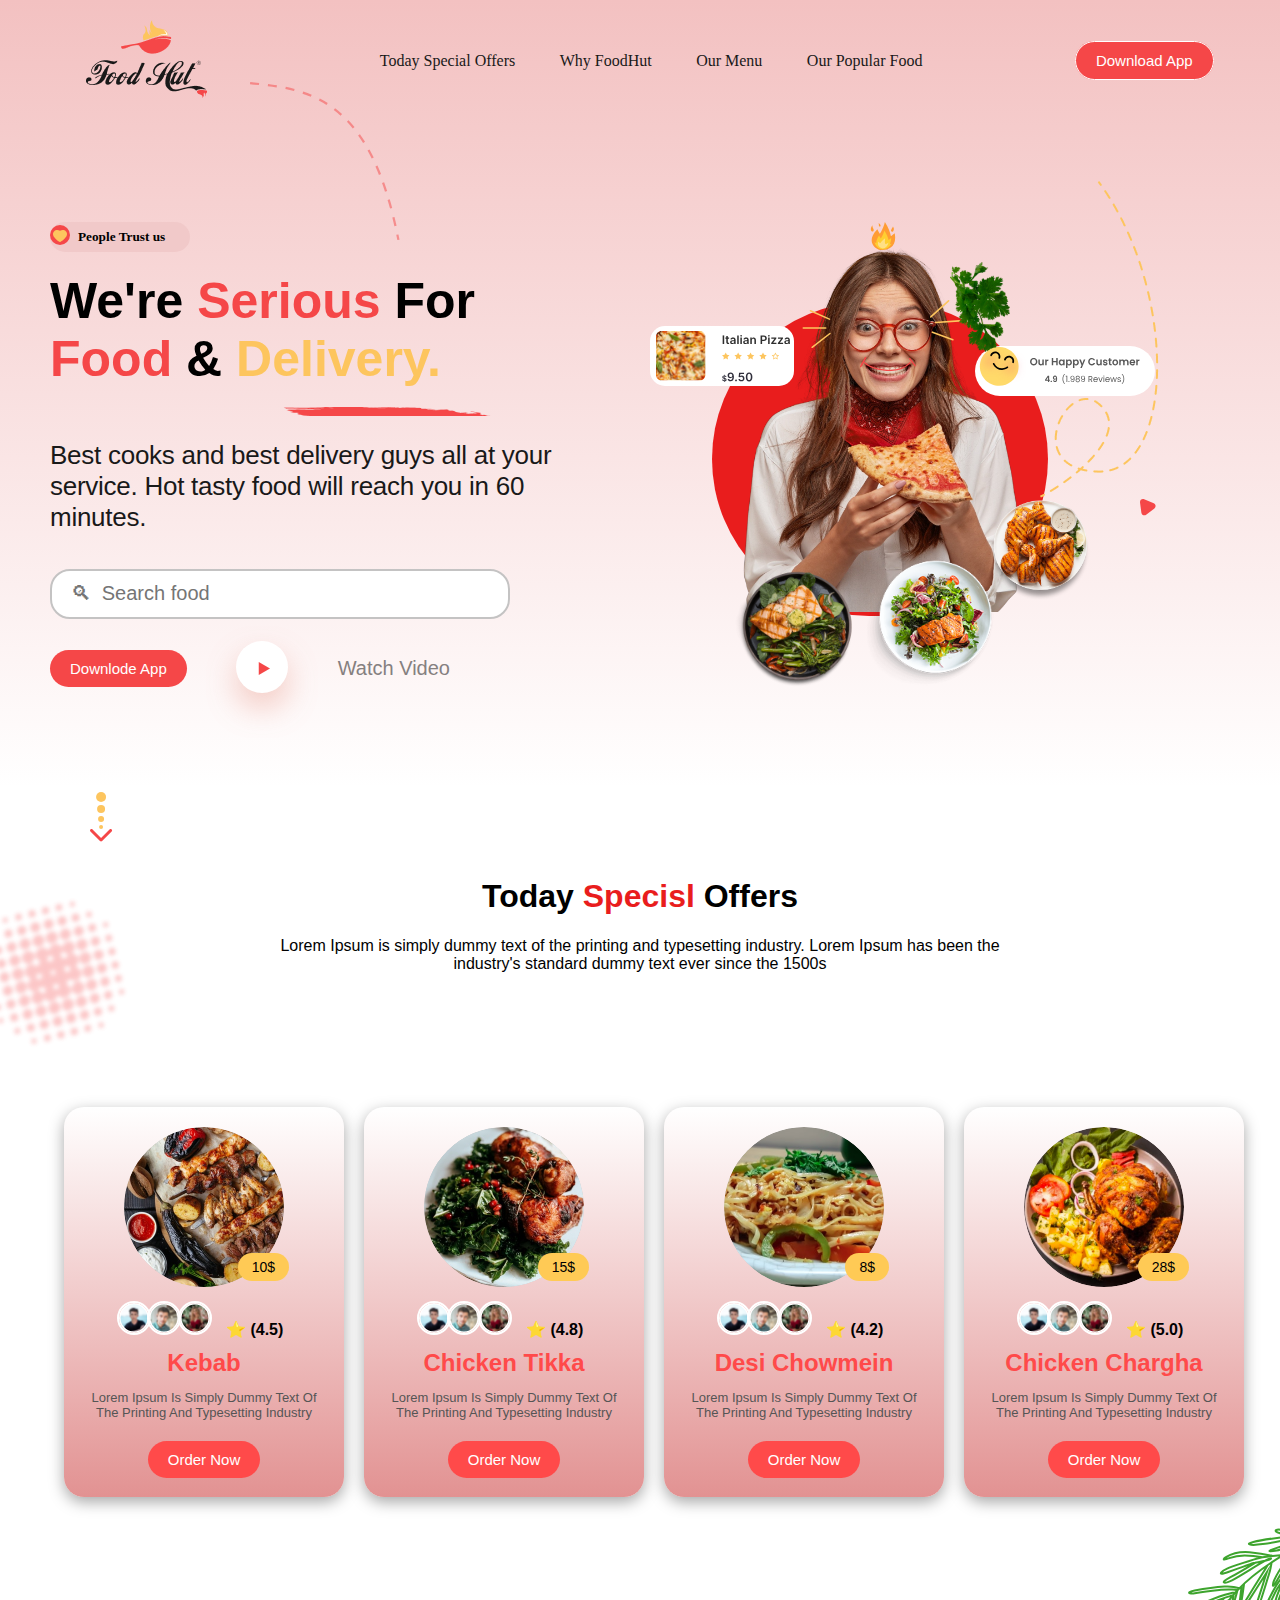
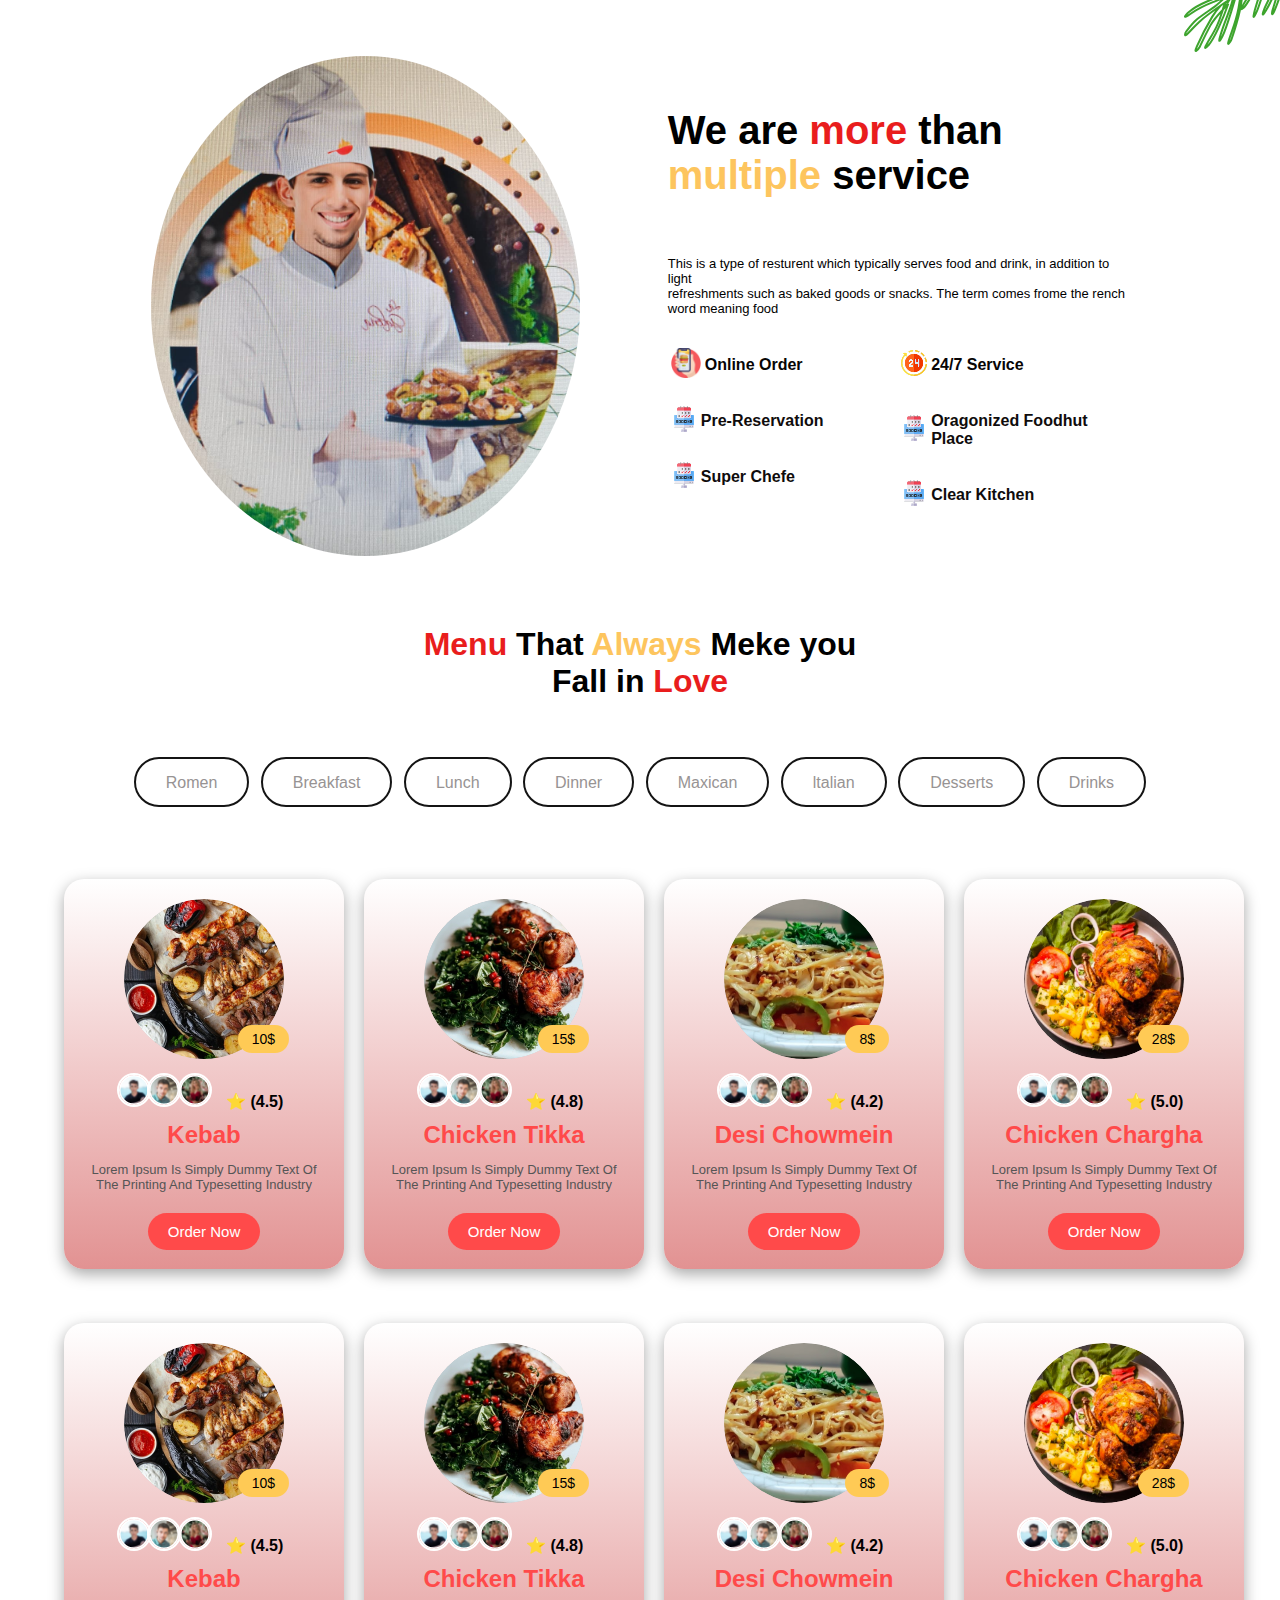
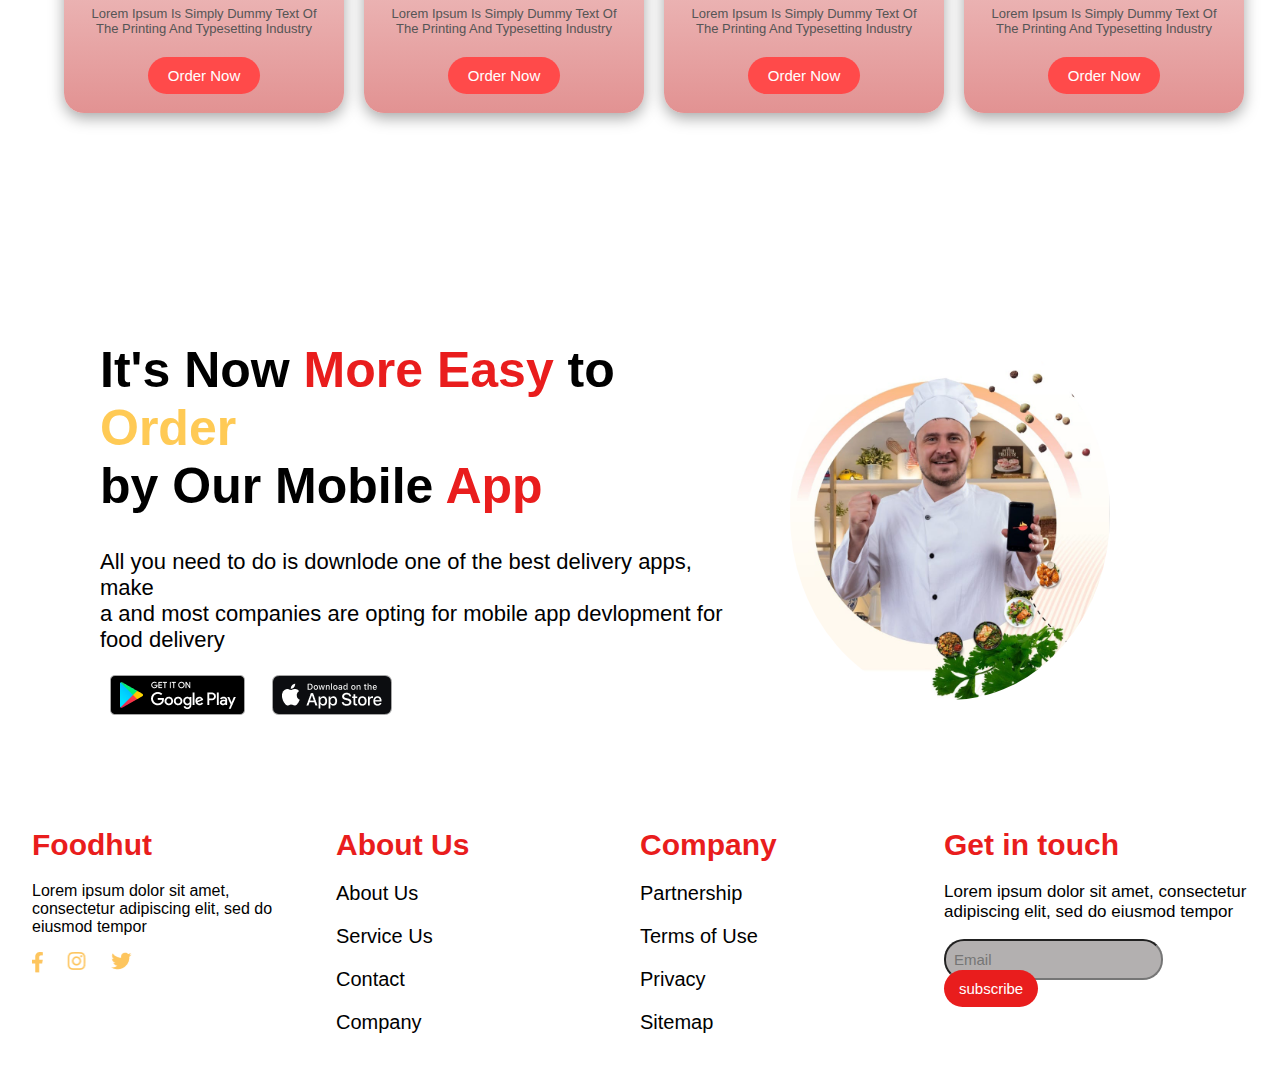
<file: index.html>
<!DOCTYPE html>
<html lang="en">
  <head>
    <meta charset="UTF-8" />
    <meta name="viewport" content="width=device-width, initial-scale=1.0" />
    <title>Food Hut</title>
    <link rel="stylesheet" href="./style.css">
  </head>
  <body>
    <div class="rectangle-div">
      <div class="head">
        <div class="logo"><img src="./assets/Logo.png" alt="" /></div>

        <div class="menu">
          <a href="">Today Special Offers</a>
          <a href="">Why FoodHut</a>
          <a href="">Our Menu</a>
          <a href="">Our Popular Food</a>
        </div>

        <div class="app">
          <a href="https://play.google.com/store/apps/details?id=com.foodyhut.app&hl=hi">Download App</a>
        </div>
      </div>

      <div class="aro">
        <img src="./assets/Vector 2.svg" alt="" />
        <!-- <img src="./assets/Arrow 1 (Stroke).svg" alt=""> -->
      </div>

      <div class="mainbox">
        <div>
          <div class="people">
            <div class="img"><img src="./assets/Group 8426.svg" alt="" /></div>
            <div class="us"><h5>People Trust us</h5></div>
          </div>

          <div class="box1">
            <h1>
              We're <span class="serious">Serious</span> For<br /><span
                class="serious"
                >Food</span
              >
              & <span class="delivery">Delivery.</span>
            </h1>
          </div>
          <div class="red">
            <img class="red" src="./assets/Vector.png" alt="" />
          </div>
          <div class="paragraph">
            Best cooks and best delivery guys all at your <br />
            service. Hot tasty food will reach you in 60 <br />
            minutes.
          </div>

          <div class="search">
            <input type="search" placeholder="   🔍︎  Search food" />
          </div>

          <div class="box2">
            <div class="Downlode"><a href="">Downlode App</a></div>
            <div class="Playbutton">
              <img src="./assets/Play button.svg" alt="" />
            </div>
            <div class="watchvideo"><a href="">Watch Video</a></div>
          </div>
        </div>

        <div class="box3">
          <div class="girl">
            <img
              src="./assets/bf8a1466ecc1160436d784ed48e7b44d4f04541d.png"
              alt=""
            />
          </div>
          <div class="fireicon">
            <img src="./assets/emojione_fire.svg" alt="" />
          </div>
          <div class="line1"><img src="./assets/Group 8431.svg" alt="" /></div>
          <div class="line2"><img src="./assets/Group 8432.svg" alt="" /></div>
          <div class="smail"><img src="./assets/Vector 7.svg" alt="" /></div>
          <div class="smail1"><img src="./assets/Vector 6.svg" alt="" /></div>
          <div class="smail2"><img src="./assets/Vector 8.svg" alt="" /></div>
          <div class="kothimbir">
            <img
              src="./assets/08d7ea948697f9baee98861fbc35b74fe8891ed0.png"
              alt=""
            />
          </div>

          <a  style="text-decoration: none" class="pizza-img" href="">
            <div class="ltalian">
              <div class="pizza">
                <img src="./assets/Rectangle 1371.svg" alt="" />
              </div>
              <img
                style="margin-top: 9px"
                src="./assets/Group 193.svg"
                alt=""
              />
            </div>
          </a>
          <a href="">
            <div class="reting">
              <img src="./assets/ya.svg" alt="" />
              <div class="happy">
                <img src="./assets/Our Happy Customer.svg" alt="" />
              </div>
              <div class=""></div>
              <div class="review">
                <img src="./assets/4.9 (1.989 Reviews).svg" alt="" />
              </div>
            </div>
          </a>
          <img class="aro1" src="./assets/Vector 3.png" alt="" />
          <img class="aro2" src="./assets/Polygon 1.svg" alt="" />
          <div>
            <a href="">
              <img
                class="chikan"
                src="./assets/f8decb4af331abe3520fcb40552b18c552682b63.png"
                alt=""
              />
            </a>

            <a href="">
              <img class="vejis" src="./assets/pngfind 1.png" alt="" />
            </a>

            <a href="">
              <img
                class="vejis2"
                src="./assets/f4f4c7245388142570c8ef8eccdeacd75195e05f.png"
                alt=""
              />
            </a>

            <br />

            <!-- <a href="">
            <img class="panir" src="./assets/1f93c110eee6297bceac025f335e5ce7ab26927e.png" alt="">
          </a> -->
          </div>
        </div>

        <div class="slider"><img src="./assets/slider.svg" alt="" /></div>
      </div>

      <div class="heading">
        <h1>Today <span class="special">Specisl</span> Offers</h1>
        <p>
          Lorem Ipsum is simply dummy text of the printing and typesetting
          industry. Lorem Ipsum has been the <br />industry's standard dummy
          text ever since the 1500s
        </p>
        <img src="./assets/Group (1).svg" alt="" />
      </div>
      <br />
      <br />
      <div class="order-box">

        <div class="card">
          <div class="img-box">
            <img src="./assets/unsplash_UC0HZdUitWY.svg" alt="" />
            <span class="price">10$</span>
          </div>

          <div class="rating">
            <img src="./assets/unsplash_7Sz71zuuW4k.svg" class="u" />
            <img src="./assets/unsplash_EPi3TRQc5Z0.svg" class="u" />
            <img src="./assets/unsplash_m663zRzRe40.svg" class="u" />
            <span class="star">⭐ (4.5)</span>
          </div>

          <h2 class="kebab">Kebab</h2>
          <p class="para">
            Lorem Ipsum Is Simply Dummy Text Of The Printing And Typesetting
            Industry
          </p>
          <br />
          <a class="button" href="">Order Now</a>
        </div>
        <div class="card">
          <div class="img-box">
            <img src="./assets/unsplash_UC0HZdUitWY (1).svg" alt="" />
            <span class="price">15$</span>
          </div>

          <div class="rating">
            <img src="./assets/unsplash_7Sz71zuuW4k.svg" class="u" />
            <img src="./assets/unsplash_EPi3TRQc5Z0.svg" class="u" />
            <img src="./assets/unsplash_m663zRzRe40.svg" class="u" />
            <span class="star">⭐ (4.8)</span>
          </div>

          <h2 class="kebab">Chicken Tikka</h2>
          <p class="para">
            Lorem Ipsum Is Simply Dummy Text Of The Printing And Typesetting
            Industry
          </p>
          <br />
          <a class="button" href="">Order Now</a>
        </div>
        <div class="card">
          <div class="img-box">
            <img src="./assets/unsplash_UC0HZdUitWY (2).svg" alt="" />
            <span class="price">8$</span>
          </div>

          <div class="rating">
            <img src="./assets/unsplash_7Sz71zuuW4k.svg" class="u" />
            <img src="./assets/unsplash_EPi3TRQc5Z0.svg" class="u" />
            <img src="./assets/unsplash_m663zRzRe40.svg" class="u" />
            <span class="star">⭐ (4.2)</span>
          </div>

          <h2 class="kebab">Desi Chowmein</h2>
          <p class="para">
            Lorem Ipsum Is Simply Dummy Text Of The Printing And Typesetting
            Industry
          </p>
          <br />
          <a class="button" href="">Order Now</a>
        </div>
        <div class="card">
          <div class="img-box">
            <img src="./assets/unsplash_UC0HZdUitWY (3).svg" alt="" />
            <span class="price">28$</span>
          </div>

          <div class="rating">
            <img src="./assets/unsplash_7Sz71zuuW4k.svg" class="u" />
            <img src="./assets/unsplash_EPi3TRQc5Z0.svg" class="u" />
            <img src="./assets/unsplash_m663zRzRe40.svg" class="u" />
            <span class="star">⭐ (5.0)</span>
          </div>

          <h2 class="kebab">Chicken Chargha</h2>
          <p class="para">
            Lorem Ipsum Is Simply Dummy Text Of The Printing And Typesetting
            Industry
          </p>
          <br />
          <a class="button" href="">Order Now</a>
        </div>

        <div class="green"><img src="./assets/rosemary.svg" alt="" /></div>
      </div>

      <div id="box-3">
        <div class="shef">
          <img
            src="./assets/WhatsApp Image 2025-11-29 at 12.34.25 AM.jpeg"
            alt=""
          />
        </div>



        <div class="shef-2">
          <div class="shef-h1">
            <h1>We are <span class="more">more</span> than <br> <span class="multiple">multiple</span>  service</h1>
          </div>
        
          
          <div class="shef-p">
            <p>This is a type of resturent which typically serves food and drink, in addition to light <br> refreshments such as baked goods or snacks. The term comes frome the rench <br> word meaning food</p>
          </div>
          
          <div class="shef-online">

            

           <div class="shef-teble">
            <div>
            <table>
              <thead>
                <td><img style="width: 30px;" src="./assets/1ff7ad679118e350366056c09b6c33f63b8c5a7d.png" alt=""></td>
                <td><p style="font-family: Arial, Helvetica, sans-serif;color: rgb(7, 5, 5); font-weight: bold;">Online Order </p></td>
              </thead>
            </table>
           </div>
           <div>
            <table>
              <thead>
                <td><img src="./assets/image 18.png" alt=""></td>
                <td><p style="font-family: Arial, Helvetica, sans-serif;font-weight: bold;color: rgb(15, 12, 12);">Pre-Reservation</p></td>
              </thead>
            </table>
           </div>
           <div>
            <table>
              <thead>
                <td><img src="./assets/image 18.png" alt=""></td>
                <td><p style="font-family: Arial, Helvetica, sans-serif;font-weight: bold;color: rgb(15, 12, 12);">Super Chefe</p></td>
              </thead>
            </table>
           </div>

           </div>

        
             <div class="shef-teble2">
            <div>
            <table>
              <thead>
                <td><img src="./assets/image 17.png" alt=""></td>
                <td><p style="font-family: Arial, Helvetica, sans-serif;color: rgb(7, 5, 5); font-weight: bold;">24/7 Service</p></td>
              </thead>
            </table>
           </div>
           <div>
            <table>
              <thead>
                <td><img src="./assets/image 18.png" alt=""></td>
                <td><p style="font-family: Arial, Helvetica, sans-serif;font-weight: bold;color: rgb(15, 12, 12);">Oragonized Foodhut Place</p></td>
              </thead>
            </table>
           </div>
           <div>
            <table>
              <thead>
                <td><img src="./assets/image 18.png" alt=""></td>
                <td><p style="font-family: Arial, Helvetica, sans-serif;font-weight: bold;color: rgb(15, 12, 12);">Clear Kitchen</p></td>
              </thead>
            </table>
           </div>

           </div>
          

          </div>


      </div>
      


      


    </div>




    <div id="product">
     
      <div class="name">
        <h1><span class="menu">Menu</span>  That  <span class="always">Always</span>   Meke you <br> Fall in  <span class="menu">Love</span></h1>
      </div>
      <br>
      <br>
      <div class="lunch-type">
         <a class="pankaj" href="">Romen</a>
         <a href="">Breakfast</a>
         <a href="">Lunch</a>
         <a href="">Dinner</a>
         <a href="">Maxican</a>
         <a href="">ltalian</a>
         <a href="">Desserts</a>
         <a href="">Drinks</a>
      </div>

<br>
<br>
<br>
<br>

       <div class="order-box">
        
        <div class="card">
          <div class="img-box">
            <img src="./assets/unsplash_UC0HZdUitWY.svg" alt="" />
            <span class="price">10$</span>
          </div>

          <div class="rating">
            <img src="./assets/unsplash_7Sz71zuuW4k.svg" class="u" />
            <img src="./assets/unsplash_EPi3TRQc5Z0.svg" class="u" />
            <img src="./assets/unsplash_m663zRzRe40.svg" class="u" />
            <span class="star">⭐ (4.5)</span>
          </div>

          <h2 class="kebab">Kebab</h2>
          <p class="para">
            Lorem Ipsum Is Simply Dummy Text Of The Printing And Typesetting
            Industry
          </p>
          <br />
          <a class="button" href="">Order Now</a>
        </div>
        <div class="card">
          <div class="img-box">
            <img src="./assets/unsplash_UC0HZdUitWY (1).svg" alt="" />
            <span class="price">15$</span>
          </div>

          <div class="rating">
            <img src="./assets/unsplash_7Sz71zuuW4k.svg" class="u" />
            <img src="./assets/unsplash_EPi3TRQc5Z0.svg" class="u" />
            <img src="./assets/unsplash_m663zRzRe40.svg" class="u" />
            <span class="star">⭐ (4.8)</span>
          </div>

          <h2 class="kebab">Chicken Tikka</h2>
          <p class="para">
            Lorem Ipsum Is Simply Dummy Text Of The Printing And Typesetting
            Industry
          </p>
          <br />
          <a class="button" href="">Order Now</a>
        </div>
        <div class="card">
          <div class="img-box">
            <img src="./assets/unsplash_UC0HZdUitWY (2).svg" alt="" />
            <span class="price">8$</span>
          </div>

          <div class="rating">
            <img src="./assets/unsplash_7Sz71zuuW4k.svg" class="u" />
            <img src="./assets/unsplash_EPi3TRQc5Z0.svg" class="u" />
            <img src="./assets/unsplash_m663zRzRe40.svg" class="u" />
            <span class="star">⭐ (4.2)</span>
          </div>

          <h2 class="kebab">Desi Chowmein</h2>
          <p class="para">
            Lorem Ipsum Is Simply Dummy Text Of The Printing And Typesetting
            Industry
          </p>
          <br />
          <a class="button" href="">Order Now</a>
        </div>
        <div class="card">
          <div class="img-box">
            <img src="./assets/unsplash_UC0HZdUitWY (3).svg" alt="" />
            <span class="price">28$</span>
          </div>

          <div class="rating">
            <img src="./assets/unsplash_7Sz71zuuW4k.svg" class="u" />
            <img src="./assets/unsplash_EPi3TRQc5Z0.svg" class="u" />
            <img src="./assets/unsplash_m663zRzRe40.svg" class="u" />
            <span class="star">⭐ (5.0)</span>
          </div>

          <h2 class="kebab">Chicken Chargha</h2>
          <p class="para">
            Lorem Ipsum Is Simply Dummy Text Of The Printing And Typesetting
            Industry
          </p>
          <br />
          <a class="button" href="">Order Now</a>
        </div>

     

      </div>
<br>
<br>
<br>      
       <div class="order-box">
        
        <div class="card">
          <div class="img-box">
            <img src="./assets/unsplash_UC0HZdUitWY.svg" alt="" />
            <span class="price">10$</span>
          </div>

          <div class="rating">
            <img src="./assets/unsplash_7Sz71zuuW4k.svg" class="u" />
            <img src="./assets/unsplash_EPi3TRQc5Z0.svg" class="u" />
            <img src="./assets/unsplash_m663zRzRe40.svg" class="u" />
            <span class="star">⭐ (4.5)</span>
          </div>

          <h2 class="kebab">Kebab</h2>
          <p class="para">
            Lorem Ipsum Is Simply Dummy Text Of The Printing And Typesetting
            Industry
          </p>
          <br />
          <a class="button" href="">Order Now</a>
        </div>
        <div class="card">
          <div class="img-box">
            <img src="./assets/unsplash_UC0HZdUitWY (1).svg" alt="" />
            <span class="price">15$</span>
          </div>

          <div class="rating">
            <img src="./assets/unsplash_7Sz71zuuW4k.svg" class="u" />
            <img src="./assets/unsplash_EPi3TRQc5Z0.svg" class="u" />
            <img src="./assets/unsplash_m663zRzRe40.svg" class="u" />
            <span class="star">⭐ (4.8)</span>
          </div>

          <h2 class="kebab">Chicken Tikka</h2>
          <p class="para">
            Lorem Ipsum Is Simply Dummy Text Of The Printing And Typesetting
            Industry
          </p>
          <br />
          <a class="button" href="">Order Now</a>
        </div>
        <div class="card">
          <div class="img-box">
            <img src="./assets/unsplash_UC0HZdUitWY (2).svg" alt="" />
            <span class="price">8$</span>
          </div>

          <div class="rating">
            <img src="./assets/unsplash_7Sz71zuuW4k.svg" class="u" />
            <img src="./assets/unsplash_EPi3TRQc5Z0.svg" class="u" />
            <img src="./assets/unsplash_m663zRzRe40.svg" class="u" />
            <span class="star">⭐ (4.2)</span>
          </div>

          <h2 class="kebab">Desi Chowmein</h2>
          <p class="para">
            Lorem Ipsum Is Simply Dummy Text Of The Printing And Typesetting
            Industry
          </p>
          <br />
          <a class="button" href="">Order Now</a>
        </div>
        <div class="card">
          <div class="img-box">
            <img src="./assets/unsplash_UC0HZdUitWY (3).svg" alt="" />
            <span class="price">28$</span>
          </div>

          <div class="rating">
            <img src="./assets/unsplash_7Sz71zuuW4k.svg" class="u" />
            <img src="./assets/unsplash_EPi3TRQc5Z0.svg" class="u" />
            <img src="./assets/unsplash_m663zRzRe40.svg" class="u" />
            <span class="star">⭐ (5.0)</span>
          </div>

          <h2 class="kebab">Chicken Chargha</h2>
          <p class="para">
            Lorem Ipsum Is Simply Dummy Text Of The Printing And Typesetting
            Industry
          </p>
          <br />
          <a class="button" href="">Order Now</a>
        </div>

     

      </div>


    </div>


    <div id="box-5">

      <div class="box-5-text">
       <h1>It's Now  <span class="more-easy">More Easy</span>  to  <span class="order">Order</span> <br> by Our Mobile  <span class="more-easy">App</span></h1>

       <p>All you need to do is downlode one of the best delivery apps, make <br> a and most companies are opting for mobile app devlopment for <br> food delivery</p>

       <a href="">
        <img src="./assets/Mobile app store badge.png" alt="">
       </a>
  
       <a href="">
        <img src="./assets/Mobile app store badge (1).png" alt="">
       </a>
      </div>

        <div class="box-5-img">
         <div> <img src="./assets/WhatsApp Image 2025-11-29 at 4.36.43 AM.jpeg" alt=""></div>
        </div>
    </div>


    <div id="box-6">
        <div class="Foodhut">
          <h1>Foodhut</h1>

          <p>Lorem ipsum dolor sit amet, <br> consectetur adipiscing elit, sed do <br> eiusmod tempor</p>

          <a href="">
            <img src="./assets/Social media.png" alt="">
          </a>
          
        </div>
        <div class="about-us">
          <h1>About Us</h1>

          <p>About Us</p>
          <p>Service Us</p>
          <p>Contact</p>
          <p>Company</p>
        </div>
        <div class="company">
          <h1>Company</h1>

          <p>Partnership</p>
          <p>Terms of Use</p>
          <p>Privacy</p>
          <p>Sitemap</p>
        </div>
        <div class="get-in-touch">
          <h1>Get in touch</h1>

          <p>Lorem ipsum dolor sit amet, consectetur <br> adipiscing elit, sed do eiusmod tempor</p>

          <input type="email" placeholder="Email">
          <a href="">subscribe</a>
        </div>
    </div>

  
    </div>
  </body>
</html>
</file>
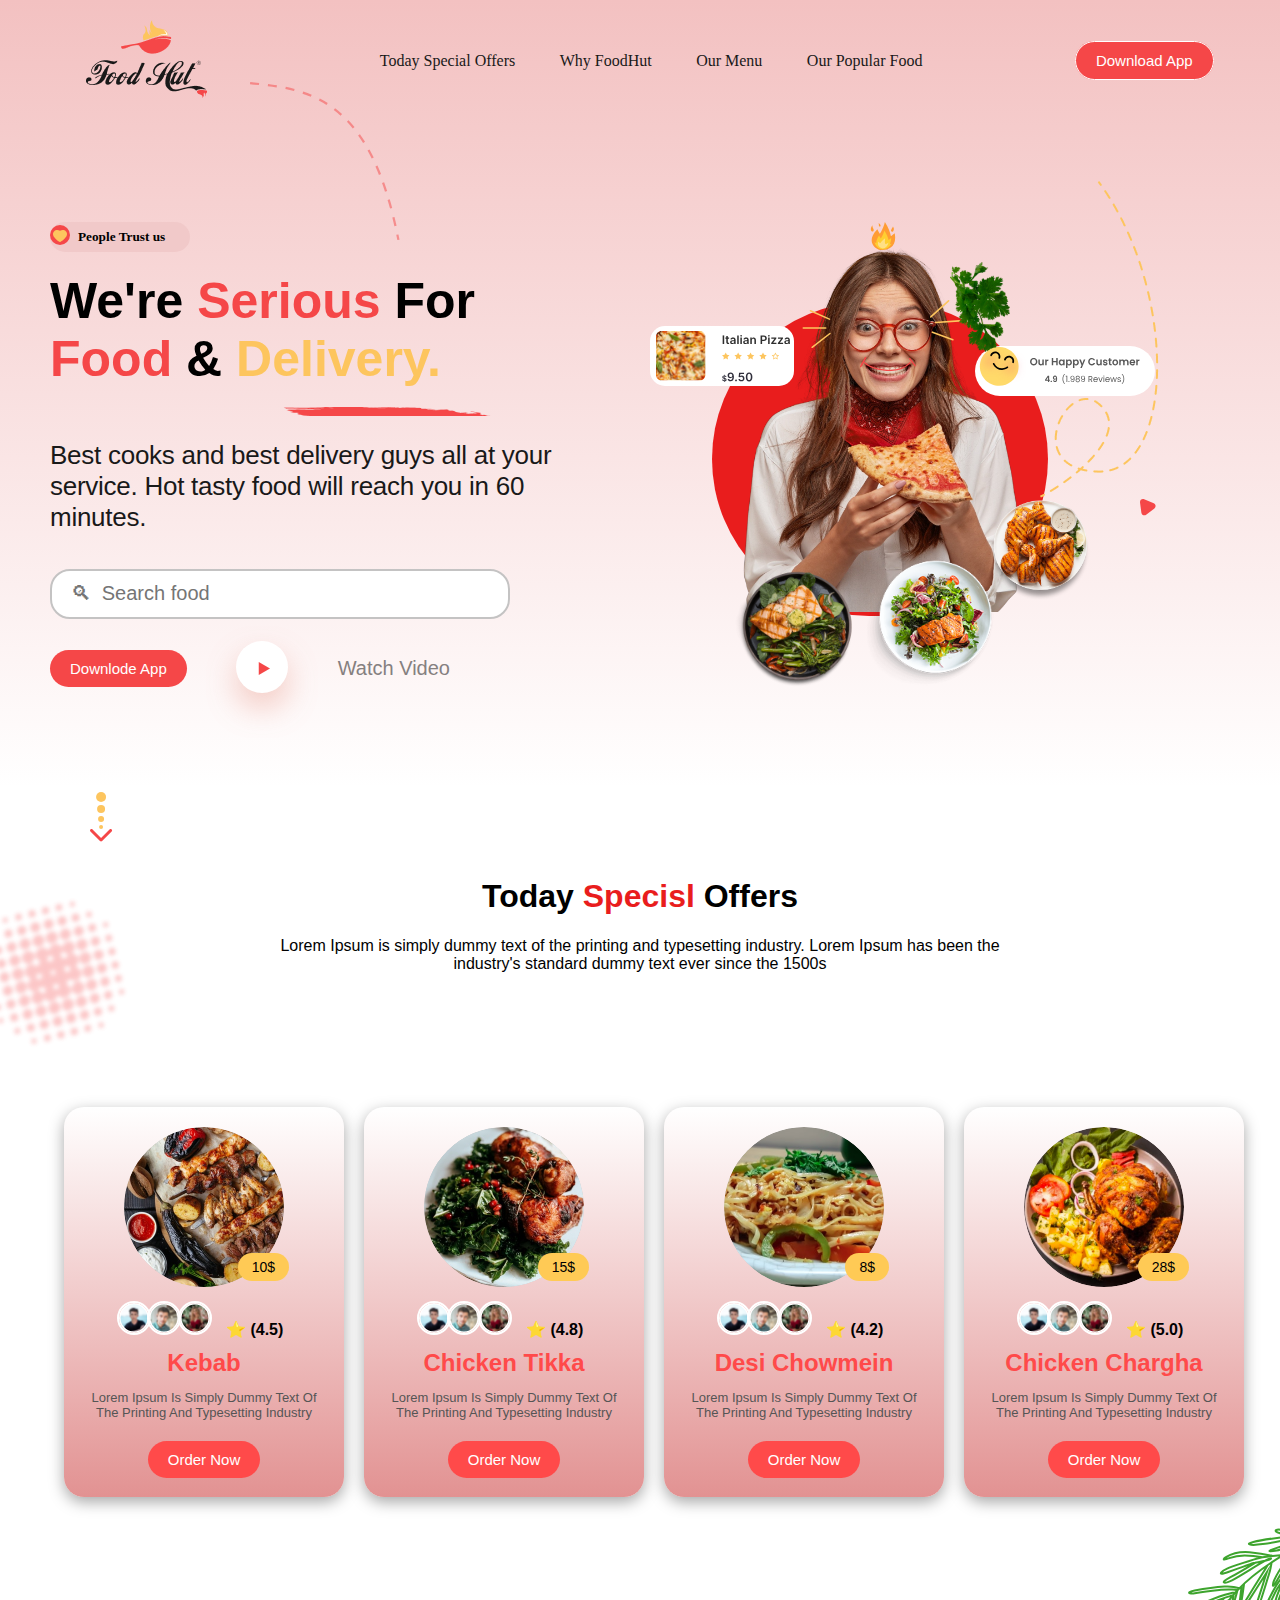
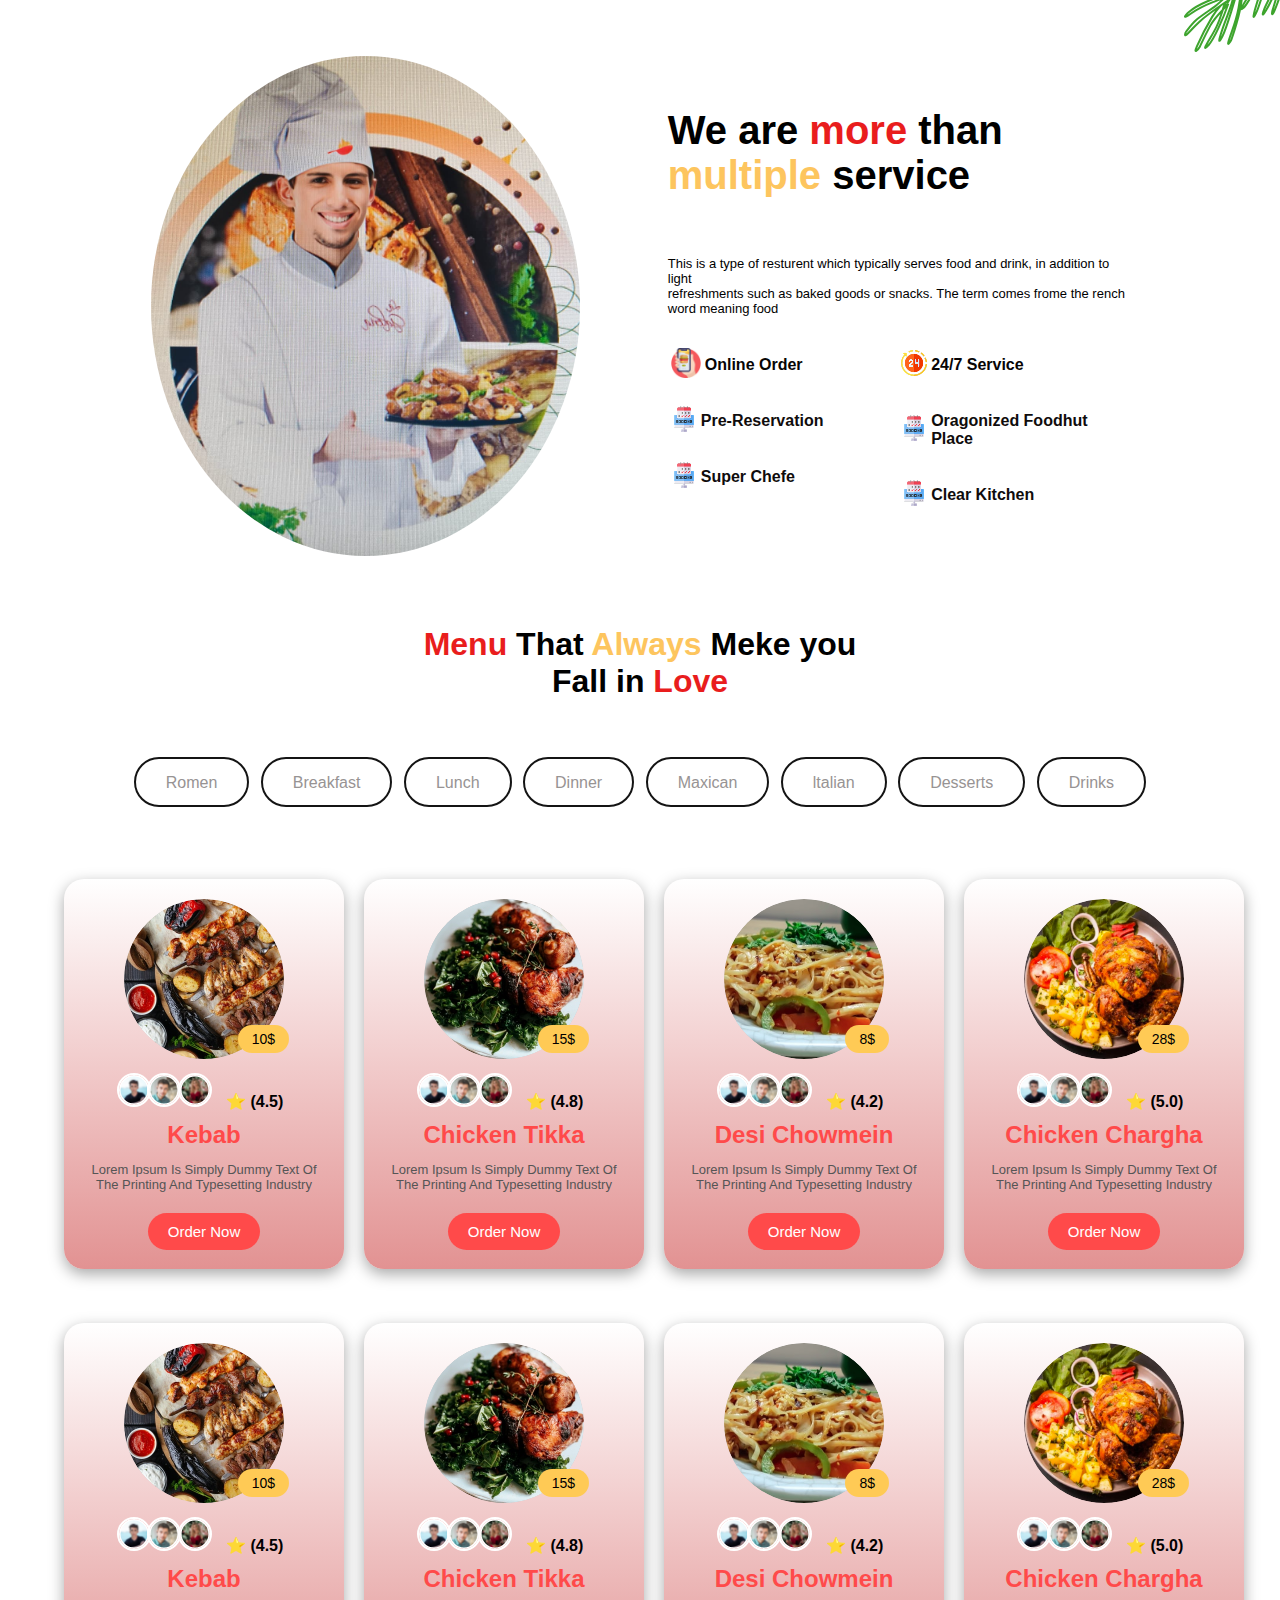
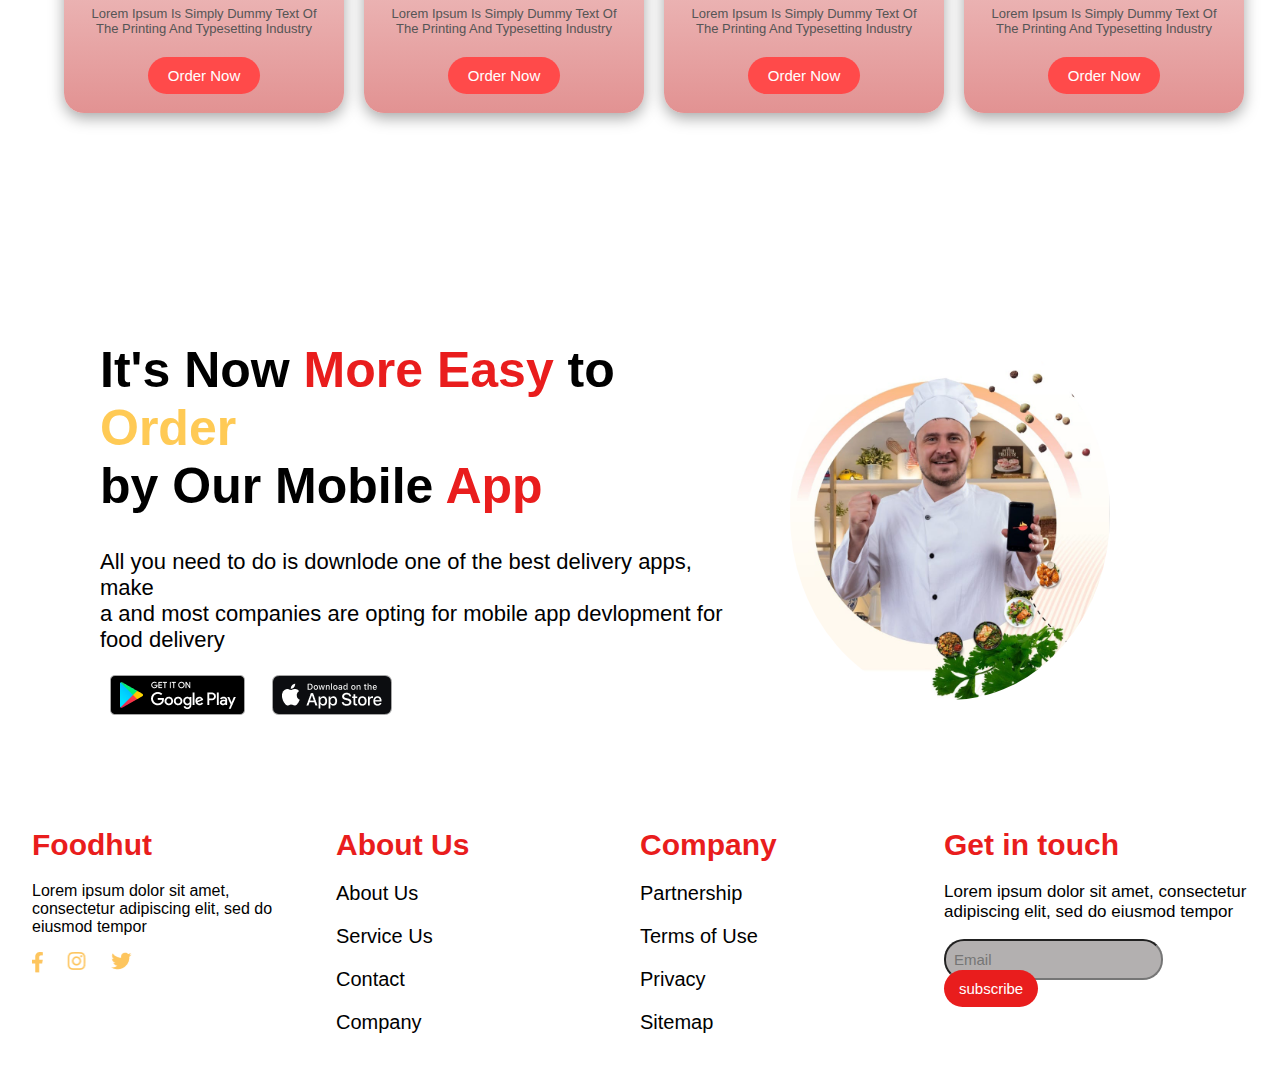
<file: food.html>
<!DOCTYPE html>
<html lang="en">
  <head>
    <meta charset="UTF-8" />
    <meta name="viewport" content="width=device-width, initial-scale=1.0" />
    <title>Food Hut</title>
    <link rel="stylesheet" href="./index.css">
  </head>
  <body>
    <div class="rectangle-div">
      <div class="head">
        <div class="logo"><img src="./assets/Logo.png" alt="" /></div>

        <div class="menu">
          <a href="">Today Special Offers</a>
          <a href="">Why FoodHut</a>
          <a href="">Our Menu</a>
          <a href="">Our Popular Food</a>
        </div>

        <div class="app">
          <a href="https://play.google.com/store/apps/details?id=com.foodyhut.app&hl=hi">Download App</a>
        </div>
      </div>

      <div class="aro">
        <img src="./assets/Vector 2.svg" alt="" />
        <!-- <img src="./assets/Arrow 1 (Stroke).svg" alt=""> -->
      </div>

      <div class="mainbox">
        <div>
          <div class="people">
            <div class="img"><img src="./assets/Group 8426.svg" alt="" /></div>
            <div class="us"><h5>People Trust us</h5></div>
          </div>

          <div class="box1">
            <h1>
              We're <span class="serious">Serious</span> For<br /><span
                class="serious"
                >Food</span
              >
              & <span class="delivery">Delivery.</span>
            </h1>
          </div>
          <div class="red">
            <img class="red" src="./assets/Vector.png" alt="" />
          </div>
          <div class="paragraph">
            Best cooks and best delivery guys all at your <br />
            service. Hot tasty food will reach you in 60 <br />
            minutes.
          </div>

          <div class="search">
            <input type="search" placeholder="   🔍︎  Search food" />
          </div>

          <div class="box2">
            <div class="Downlode"><a href="">Downlode App</a></div>
            <div class="Playbutton">
              <img src="./assets/Play button.svg" alt="" />
            </div>
            <div class="watchvideo"><a href="">Watch Video</a></div>
          </div>
        </div>

        <div class="box3">
          <div class="girl">
            <img
              src="./assets/bf8a1466ecc1160436d784ed48e7b44d4f04541d.png"
              alt=""
            />
          </div>
          <div class="fireicon">
            <img src="./assets/emojione_fire.svg" alt="" />
          </div>
          <div class="line1"><img src="./assets/Group 8431.svg" alt="" /></div>
          <div class="line2"><img src="./assets/Group 8432.svg" alt="" /></div>
          <div class="smail"><img src="./assets/Vector 7.svg" alt="" /></div>
          <div class="smail1"><img src="./assets/Vector 6.svg" alt="" /></div>
          <div class="smail2"><img src="./assets/Vector 8.svg" alt="" /></div>
          <div class="kothimbir">
            <img
              src="./assets/08d7ea948697f9baee98861fbc35b74fe8891ed0.png"
              alt=""
            />
          </div>

          <a  style="text-decoration: none" class="pizza-img" href="">
            <div class="ltalian">
              <div class="pizza">
                <img src="./assets/Rectangle 1371.svg" alt="" />
              </div>
              <img
                style="margin-top: 9px"
                src="./assets/Group 193.svg"
                alt=""
              />
            </div>
          </a>
          <a href="">
            <div class="reting">
              <img src="./assets/ya.svg" alt="" />
              <div class="happy">
                <img src="./assets/Our Happy Customer.svg" alt="" />
              </div>
              <div class=""></div>
              <div class="review">
                <img src="./assets/4.9 (1.989 Reviews).svg" alt="" />
              </div>
            </div>
          </a>
          <img class="aro1" src="./assets/Vector 3.png" alt="" />
          <img class="aro2" src="./assets/Polygon 1.svg" alt="" />
          <div>
            <a href="">
              <img
                class="chikan"
                src="./assets/f8decb4af331abe3520fcb40552b18c552682b63.png"
                alt=""
              />
            </a>

            <a href="">
              <img class="vejis" src="./assets/pngfind 1.png" alt="" />
            </a>

            <a href="">
              <img
                class="vejis2"
                src="./assets/f4f4c7245388142570c8ef8eccdeacd75195e05f.png"
                alt=""
              />
            </a>

            <br />

            <!-- <a href="">
            <img class="panir" src="./assets/1f93c110eee6297bceac025f335e5ce7ab26927e.png" alt="">
          </a> -->
          </div>
        </div>

        <div class="slider"><img src="./assets/slider.svg" alt="" /></div>
      </div>

      <div class="heading">
        <h1>Today <span class="special">Specisl</span> Offers</h1>
        <p>
          Lorem Ipsum is simply dummy text of the printing and typesetting
          industry. Lorem Ipsum has been the <br />industry's standard dummy
          text ever since the 1500s
        </p>
        <img src="./assets/Group (1).svg" alt="" />
      </div>
      <br />
      <br />
      <div class="order-box">

        <div class="card">
          <div class="img-box">
            <img src="./assets/unsplash_UC0HZdUitWY.svg" alt="" />
            <span class="price">10$</span>
          </div>

          <div class="rating">
            <img src="./assets/unsplash_7Sz71zuuW4k.svg" class="u" />
            <img src="./assets/unsplash_EPi3TRQc5Z0.svg" class="u" />
            <img src="./assets/unsplash_m663zRzRe40.svg" class="u" />
            <span class="star">⭐ (4.5)</span>
          </div>

          <h2 class="kebab">Kebab</h2>
          <p class="para">
            Lorem Ipsum Is Simply Dummy Text Of The Printing And Typesetting
            Industry
          </p>
          <br />
          <a class="button" href="">Order Now</a>
        </div>
        <div class="card">
          <div class="img-box">
            <img src="./assets/unsplash_UC0HZdUitWY (1).svg" alt="" />
            <span class="price">15$</span>
          </div>

          <div class="rating">
            <img src="./assets/unsplash_7Sz71zuuW4k.svg" class="u" />
            <img src="./assets/unsplash_EPi3TRQc5Z0.svg" class="u" />
            <img src="./assets/unsplash_m663zRzRe40.svg" class="u" />
            <span class="star">⭐ (4.8)</span>
          </div>

          <h2 class="kebab">Chicken Tikka</h2>
          <p class="para">
            Lorem Ipsum Is Simply Dummy Text Of The Printing And Typesetting
            Industry
          </p>
          <br />
          <a class="button" href="">Order Now</a>
        </div>
        <div class="card">
          <div class="img-box">
            <img src="./assets/unsplash_UC0HZdUitWY (2).svg" alt="" />
            <span class="price">8$</span>
          </div>

          <div class="rating">
            <img src="./assets/unsplash_7Sz71zuuW4k.svg" class="u" />
            <img src="./assets/unsplash_EPi3TRQc5Z0.svg" class="u" />
            <img src="./assets/unsplash_m663zRzRe40.svg" class="u" />
            <span class="star">⭐ (4.2)</span>
          </div>

          <h2 class="kebab">Desi Chowmein</h2>
          <p class="para">
            Lorem Ipsum Is Simply Dummy Text Of The Printing And Typesetting
            Industry
          </p>
          <br />
          <a class="button" href="">Order Now</a>
        </div>
        <div class="card">
          <div class="img-box">
            <img src="./assets/unsplash_UC0HZdUitWY (3).svg" alt="" />
            <span class="price">28$</span>
          </div>

          <div class="rating">
            <img src="./assets/unsplash_7Sz71zuuW4k.svg" class="u" />
            <img src="./assets/unsplash_EPi3TRQc5Z0.svg" class="u" />
            <img src="./assets/unsplash_m663zRzRe40.svg" class="u" />
            <span class="star">⭐ (5.0)</span>
          </div>

          <h2 class="kebab">Chicken Chargha</h2>
          <p class="para">
            Lorem Ipsum Is Simply Dummy Text Of The Printing And Typesetting
            Industry
          </p>
          <br />
          <a class="button" href="">Order Now</a>
        </div>

        <div class="green"><img src="./assets/rosemary.svg" alt="" /></div>
      </div>

      <div id="box-3">
        <div class="shef">
          <img
            src="./assets/WhatsApp Image 2025-11-29 at 12.34.25 AM.jpeg"
            alt=""
          />
        </div>



        <div class="shef-2">
          <div class="shef-h1">
            <h1>We are <span class="more">more</span> than <br> <span class="multiple">multiple</span>  service</h1>
          </div>
        
          
          <div class="shef-p">
            <p>This is a type of resturent which typically serves food and drink, in addition to light <br> refreshments such as baked goods or snacks. The term comes frome the rench <br> word meaning food</p>
          </div>
          
          <div class="shef-online">

            

           <div class="shef-teble">
            <div>
            <table>
              <thead>
                <td><img style="width: 30px;" src="./assets/1ff7ad679118e350366056c09b6c33f63b8c5a7d.png" alt=""></td>
                <td><p style="font-family: Arial, Helvetica, sans-serif;color: rgb(7, 5, 5); font-weight: bold;">Online Order </p></td>
              </thead>
            </table>
           </div>
           <div>
            <table>
              <thead>
                <td><img src="./assets/image 18.png" alt=""></td>
                <td><p style="font-family: Arial, Helvetica, sans-serif;font-weight: bold;color: rgb(15, 12, 12);">Pre-Reservation</p></td>
              </thead>
            </table>
           </div>
           <div>
            <table>
              <thead>
                <td><img src="./assets/image 18.png" alt=""></td>
                <td><p style="font-family: Arial, Helvetica, sans-serif;font-weight: bold;color: rgb(15, 12, 12);">Super Chefe</p></td>
              </thead>
            </table>
           </div>

           </div>

        
             <div class="shef-teble2">
            <div>
            <table>
              <thead>
                <td><img src="./assets/image 17.png" alt=""></td>
                <td><p style="font-family: Arial, Helvetica, sans-serif;color: rgb(7, 5, 5); font-weight: bold;">24/7 Service</p></td>
              </thead>
            </table>
           </div>
           <div>
            <table>
              <thead>
                <td><img src="./assets/image 18.png" alt=""></td>
                <td><p style="font-family: Arial, Helvetica, sans-serif;font-weight: bold;color: rgb(15, 12, 12);">Oragonized Foodhut Place</p></td>
              </thead>
            </table>
           </div>
           <div>
            <table>
              <thead>
                <td><img src="./assets/image 18.png" alt=""></td>
                <td><p style="font-family: Arial, Helvetica, sans-serif;font-weight: bold;color: rgb(15, 12, 12);">Clear Kitchen</p></td>
              </thead>
            </table>
           </div>

           </div>
          

          </div>


      </div>
      


      


    </div>




    <div id="product">
     
      <div class="name">
        <h1><span class="menu">Menu</span>  That  <span class="always">Always</span>   Meke you <br> Fall in  <span class="menu">Love</span></h1>
      </div>
      <br>
      <br>
      <div class="lunch-type">
         <a class="pankaj" href="">Romen</a>
         <a href="">Breakfast</a>
         <a href="">Lunch</a>
         <a href="">Dinner</a>
         <a href="">Maxican</a>
         <a href="">ltalian</a>
         <a href="">Desserts</a>
         <a href="">Drinks</a>
      </div>

<br>
<br>
<br>
<br>

       <div class="order-box">
        
        <div class="card">
          <div class="img-box">
            <img src="./assets/unsplash_UC0HZdUitWY.svg" alt="" />
            <span class="price">10$</span>
          </div>

          <div class="rating">
            <img src="./assets/unsplash_7Sz71zuuW4k.svg" class="u" />
            <img src="./assets/unsplash_EPi3TRQc5Z0.svg" class="u" />
            <img src="./assets/unsplash_m663zRzRe40.svg" class="u" />
            <span class="star">⭐ (4.5)</span>
          </div>

          <h2 class="kebab">Kebab</h2>
          <p class="para">
            Lorem Ipsum Is Simply Dummy Text Of The Printing And Typesetting
            Industry
          </p>
          <br />
          <a class="button" href="">Order Now</a>
        </div>
        <div class="card">
          <div class="img-box">
            <img src="./assets/unsplash_UC0HZdUitWY (1).svg" alt="" />
            <span class="price">15$</span>
          </div>

          <div class="rating">
            <img src="./assets/unsplash_7Sz71zuuW4k.svg" class="u" />
            <img src="./assets/unsplash_EPi3TRQc5Z0.svg" class="u" />
            <img src="./assets/unsplash_m663zRzRe40.svg" class="u" />
            <span class="star">⭐ (4.8)</span>
          </div>

          <h2 class="kebab">Chicken Tikka</h2>
          <p class="para">
            Lorem Ipsum Is Simply Dummy Text Of The Printing And Typesetting
            Industry
          </p>
          <br />
          <a class="button" href="">Order Now</a>
        </div>
        <div class="card">
          <div class="img-box">
            <img src="./assets/unsplash_UC0HZdUitWY (2).svg" alt="" />
            <span class="price">8$</span>
          </div>

          <div class="rating">
            <img src="./assets/unsplash_7Sz71zuuW4k.svg" class="u" />
            <img src="./assets/unsplash_EPi3TRQc5Z0.svg" class="u" />
            <img src="./assets/unsplash_m663zRzRe40.svg" class="u" />
            <span class="star">⭐ (4.2)</span>
          </div>

          <h2 class="kebab">Desi Chowmein</h2>
          <p class="para">
            Lorem Ipsum Is Simply Dummy Text Of The Printing And Typesetting
            Industry
          </p>
          <br />
          <a class="button" href="">Order Now</a>
        </div>
        <div class="card">
          <div class="img-box">
            <img src="./assets/unsplash_UC0HZdUitWY (3).svg" alt="" />
            <span class="price">28$</span>
          </div>

          <div class="rating">
            <img src="./assets/unsplash_7Sz71zuuW4k.svg" class="u" />
            <img src="./assets/unsplash_EPi3TRQc5Z0.svg" class="u" />
            <img src="./assets/unsplash_m663zRzRe40.svg" class="u" />
            <span class="star">⭐ (5.0)</span>
          </div>

          <h2 class="kebab">Chicken Chargha</h2>
          <p class="para">
            Lorem Ipsum Is Simply Dummy Text Of The Printing And Typesetting
            Industry
          </p>
          <br />
          <a class="button" href="">Order Now</a>
        </div>

     

      </div>
<br>
<br>
<br>      
       <div class="order-box">
        
        <div class="card">
          <div class="img-box">
            <img src="./assets/unsplash_UC0HZdUitWY.svg" alt="" />
            <span class="price">10$</span>
          </div>

          <div class="rating">
            <img src="./assets/unsplash_7Sz71zuuW4k.svg" class="u" />
            <img src="./assets/unsplash_EPi3TRQc5Z0.svg" class="u" />
            <img src="./assets/unsplash_m663zRzRe40.svg" class="u" />
            <span class="star">⭐ (4.5)</span>
          </div>

          <h2 class="kebab">Kebab</h2>
          <p class="para">
            Lorem Ipsum Is Simply Dummy Text Of The Printing And Typesetting
            Industry
          </p>
          <br />
          <a class="button" href="">Order Now</a>
        </div>
        <div class="card">
          <div class="img-box">
            <img src="./assets/unsplash_UC0HZdUitWY (1).svg" alt="" />
            <span class="price">15$</span>
          </div>

          <div class="rating">
            <img src="./assets/unsplash_7Sz71zuuW4k.svg" class="u" />
            <img src="./assets/unsplash_EPi3TRQc5Z0.svg" class="u" />
            <img src="./assets/unsplash_m663zRzRe40.svg" class="u" />
            <span class="star">⭐ (4.8)</span>
          </div>

          <h2 class="kebab">Chicken Tikka</h2>
          <p class="para">
            Lorem Ipsum Is Simply Dummy Text Of The Printing And Typesetting
            Industry
          </p>
          <br />
          <a class="button" href="">Order Now</a>
        </div>
        <div class="card">
          <div class="img-box">
            <img src="./assets/unsplash_UC0HZdUitWY (2).svg" alt="" />
            <span class="price">8$</span>
          </div>

          <div class="rating">
            <img src="./assets/unsplash_7Sz71zuuW4k.svg" class="u" />
            <img src="./assets/unsplash_EPi3TRQc5Z0.svg" class="u" />
            <img src="./assets/unsplash_m663zRzRe40.svg" class="u" />
            <span class="star">⭐ (4.2)</span>
          </div>

          <h2 class="kebab">Desi Chowmein</h2>
          <p class="para">
            Lorem Ipsum Is Simply Dummy Text Of The Printing And Typesetting
            Industry
          </p>
          <br />
          <a class="button" href="">Order Now</a>
        </div>
        <div class="card">
          <div class="img-box">
            <img src="./assets/unsplash_UC0HZdUitWY (3).svg" alt="" />
            <span class="price">28$</span>
          </div>

          <div class="rating">
            <img src="./assets/unsplash_7Sz71zuuW4k.svg" class="u" />
            <img src="./assets/unsplash_EPi3TRQc5Z0.svg" class="u" />
            <img src="./assets/unsplash_m663zRzRe40.svg" class="u" />
            <span class="star">⭐ (5.0)</span>
          </div>

          <h2 class="kebab">Chicken Chargha</h2>
          <p class="para">
            Lorem Ipsum Is Simply Dummy Text Of The Printing And Typesetting
            Industry
          </p>
          <br />
          <a class="button" href="">Order Now</a>
        </div>

     

      </div>


    </div>


    <div id="box-5">

      <div class="box-5-text">
       <h1>It's Now  <span class="more-easy">More Easy</span>  to  <span class="order">Order</span> <br> by Our Mobile  <span class="more-easy">App</span></h1>

       <p>All you need to do is downlode one of the best delivery apps, make <br> a and most companies are opting for mobile app devlopment for <br> food delivery</p>

       <a href="">
        <img src="./assets/Mobile app store badge.png" alt="">
       </a>
  
       <a href="">
        <img src="./assets/Mobile app store badge (1).png" alt="">
       </a>
      </div>

        <div class="box-5-img">
         <div> <img src="./assets/WhatsApp Image 2025-11-29 at 4.36.43 AM.jpeg" alt=""></div>
        </div>
    </div>


    <div id="box-6">
        <div class="Foodhut">
          <h1>Foodhut</h1>

          <p>Lorem ipsum dolor sit amet, <br> consectetur adipiscing elit, sed do <br> eiusmod tempor</p>

          <a href="">
            <img src="./assets/Social media.png" alt="">
          </a>
          
        </div>
        <div class="about-us">
          <h1>About Us</h1>

          <p>About Us</p>
          <p>Service Us</p>
          <p>Contact</p>
          <p>Company</p>
        </div>
        <div class="company">
          <h1>Company</h1>

          <p>Partnership</p>
          <p>Terms of Use</p>
          <p>Privacy</p>
          <p>Sitemap</p>
        </div>
        <div class="get-in-touch">
          <h1>Get in touch</h1>

          <p>Lorem ipsum dolor sit amet, consectetur <br> adipiscing elit, sed do eiusmod tempor</p>

          <input type="email" placeholder="Email">
          <a href="">subscribe</a>
        </div>
    </div>

  
    </div>
  </body>
</html>
</file>
<file: style.css>
body {
  margin: 0;
  line-height: normal;
  font-family: Arial, Helvetica, sans-serif;
}


.rectangle-div {
  width: 100%;
  height: 788px;
  position: relative;
  background: linear-gradient(#f3c1c1, #ec464600);
}
.head {
  display: flex;
  justify-content: space-around;
  align-items: center;
}
.logo {
  /* width: 50px; */
  padding: 20px;
}
.menu a {
  text-decoration: none;
  padding: 10px 20px;
  color: #191919;
  font-family: "Sofia Pro";
  position: relative;
}
.menu a::before {
  content: "";
  position: absolute;
  top: 0;
  left: 0;
  width: 0%;
  height: 100%;
  border-bottom: 2px solid indianred;
  transition: 0.4s linear;
}
.menu a:hover::before {
  width: 90%;
}
.app a {
  text-decoration: none;
  color: #fff;
  font-size: 15px;
  font-family: Arial, Helvetica, sans-serif;
  border: 1px solid;
  padding: 10px 20px;
  background-color: #f54748;
  border-radius: 20px;
  transition: 0.4s;
}
.app a:hover {
  background: black;
  border: 3px solid #f54748;
}
.aro {
  /* border: 2px solid; */
  width: 140px;
  height: 140px;
  margin-left: 250px;
  margin-top: -40px;
  max-width: 100%;
}
.aro img {
  width: 150px;
}
.arro {
  width: 200%;
  margin-left: 60px;
}
.people {
  /* border: 2px solid ; */
  height: 30px;
  width: 140px;
  /* margin-top: 100px; */
  margin-left: 50px;
  display: flex;
  align-items: center;
  border-radius: 15px;
  background-color: #f1c9c9;
}
.us h5 {
  font-family: "Inter";
  margin-left: 8px;
}
.box1 h1 {
  margin-top: 20px;
  margin-left: 50px;
  /* border: 2px solid; */
  width: 530px;
  height: 156px;
  font-size: 50px;
  /* line-height: 0%; */
  font-weight: 900;
  font-family: Arial, Helvetica, sans-serif;
  /* text-align: left; */
  display: inline-block;
}
.serious {
  color: #f54748;
}
.delivery {
  color: #fdc55e;
}
.red {
  margin-top: -60px;
  margin-left: 140px;
}
.red img {
  width: 250px;
}
.paragraph {
  /* border: 2px solid; */
  width: 517px;
  height: 99px;
  margin-top: 20px;
  margin-left: 50px;
  font-size: 26px;
  letter-spacing: -0.01em;
  font-family: "Segoe UI", Tahoma, Geneva, Verdana, sans-serif;
  color: #191919;
  text-align: left;
}
.search input {
  border: 2px solid;
  border-color: #c4c3c3;
  margin-top: 30px;
  margin-left: 50px;
  font-size: 20px;
  width: 460px;
  height: 50px;
  border-radius: 20px;
  display: flex;
  align-items: center;
  justify-content: space-between;
}
.searchlogo {
  margin-top: 10px;
  margin-left: 10px;
}
.searchfood {
  margin-right: 260px;
  font-family: "Segoe UI", Tahoma, Geneva, Verdana, sans-serif;
  color: #979393;
}
.image2 {
  width: 40px;
  margin-top: 2px;
  margin-right: 5px;
}
.box2 {
  margin-top: 30px; /* border: 2px solid; */
  width: 400px;
  height: 40px;
  margin-left: 50px;
  display: flex;
  align-items: center;
  justify-content: space-between;
}
.Downlode a {
  text-decoration: none;
  color: #fff;
  font-size: 15px;
  font-family: Arial, Helvetica, sans-serif;
  /* border: 1px solid; */
  padding: 10px 20px;
  background-color: #f54748;
  border-radius: 20px;
  transition: 0.4s;
}
.Downlode a:hover {
  background: #191919;
  border: 3px solid #f54748;
}
.Playbutton img {
  margin-top: 30px;
  margin-left: px;
}
.watchvideo a {
  font-size: 20px;
  color: #858080;
  text-decoration: none;
  font-family: "Segoe UI", Tahoma, Geneva, Verdana, sans-serif;
}
.mainbox {
  display: grid;
  grid-template-columns: repeat(2, 1fr);
}
.box3 {
  margin-top: 20px; /* border: 2px solid; */
  height: 450px;
  width: 480px;
}
.girl {
  /* border: 1px solid; */
  width: 70%;
  margin: auto;
  margin-top: 60px;
  border-radius: 1000px;
  background-color: #e91d1d;
}
.girl img {
  width: 100%;
  height: 100%;
  margin-top: -60px; /* height: 100%; */
}
.fireicon {
  margin-top: -395px;
  margin-left: 228px;
}
.fireicon img {
  width: 30px;
}
.line1 {
  margin-left: 290px;
  margin-top: 45px;
}
.line1 img {
  width: 30px;
}
.line2 {
  margin-left: 162px;
  margin-top: -35px;
}
.line2 img {
  width: 30px;
}
.smail {
  margin-left: 224px;
  margin-top: 4px;
}
.smail img {
  width: 47px;
}
.smail1 {
  margin-left: 269px;
  margin-top: -22px;
}
.smail1 img {
  width: 7px;
}
.smail2 {
  margin-left: 220px;
  margin-top: -17px;
}
.smail2 img {
  width: 7px;
}
.kothimbir {
  margin-left: 310px;
  margin-top: -110px;
}
.kothimbir img {
  width: 60px;
}
.ltalian {
  /* border: 2px solid; */
  height: 60px;
  width: 30%;
  margin-top: -30px;
  margin-left: 10px;
  display: grid;
  grid-template-columns: repeat(2, 1fr);
  background-color: #fff;
  border-radius: 15px;
}
.pizza {
  margin-top: 5px;
  margin-left: 6px;
 
}

.pizza img {
  width: 50px;
}
.reting {
  /* border: 2px solid; */
  height: 50px;
  width: 180px;
  margin-left: 335px;
  margin-top: -40px;
  background-color: #fff;
  border-radius: 30px;
}
.happy {
  margin-left: 55px;
  margin-top: -35px;
}
.happy img {
  width: 110px;
}
.review {
  margin-left: 70px;
  margin-top: -3px;
}
.review img {
  width: 80px;
}
.aro1 {
  /* border: 2px solid; */
  margin-left: 400px;
  margin-top: -215px;
}
.aro2 {
  /* border: 1px solid; */
  margin-left: 500px;
  margin-top: -190%;
}
.chikan {
  /* border: 2px solid; */
  width: 100px;
  height: 100px;
  margin-left: 350px;
  margin-top: -20px;
}
.vejis {
  margin-left: 220px;
  margin-top: -45px;
  width: 140px;
}
.vejis2 {
  width: 155px;
  margin-top: -170px;
  margin-left: 80px;
}
.panir {
  width: 150px;
  margin-top: -390px;
  margin-right: 60px;
}
.slider {
  margin-top: 100px;
  margin-left: 90px;
}
.heading {
  text-align: center;
  font-family: "Segoe UI", Tahoma, Geneva, Verdana, sans-serif;
}
.special {
  color: #e91d1d;
}
.heading img {
  margin-right: 1200px;
  margin-top: -110px;
}
.order-box {
  margin-top: -80px;
  width: 90%; /* border: 2px solid; */
  margin: auto;
  display: grid;
  grid-template-columns: repeat(4, 1fr);
  gap: 20px;
}
.card {
  width: 240px;
  height: 350px;
  background: linear-gradient(#c5c5c500, #e29292);
  border-radius: 20px;
  padding: 20px;
  text-align: center;
  box-shadow: rgba(0, 0, 0, 0.35) 0px 5px 15px;
}
.img-box {
  position: relative;
}
.img-box img {
  width: 160px;
  height: 160px;
  border-radius: 50%;
  object-fit: cover;
}
.price {
  position: absolute;
  bottom: 10px;
  right: 35px;
  background: #ffca55;
  padding: 6px 14px;
  border-radius: 20px;
  font-size: 14px;
}
.rating {
  margin: 10px 0;
}
.u {
  width: 30px;
  height: 30px;
  border-radius: 50%;
  margin-left: -8px;
  border: 2px solid #fff;
}
.star {
  margin-left: 10px;
  font-weight: 600;
}
.kebab {
  color: #ff4a4a;
  margin: 10px 0 5px;
  font-family: "Segoe UI", Tahoma, Geneva, Verdana, sans-serif;
}
.para {
  font-size: 13px;
  color: #555;
}
.button {
  text-decoration: none;
  background: #ff4a4a;
  padding: 10px 20px;
  font-family: "Segoe UI", Tahoma, Geneva, Verdana, sans-serif;
  border: none;
  border-radius: 30px;
  color: white;
  font-size: 15px;
  cursor: pointer;
  transition: 0.4s;
}
.button:hover {
  background-color: #191919;
  border: 2px solid #ff4a4a;
}
.green {
  /* border: 2px solid; */
  margin-left: 400%;
}
#box-3 {
  /* border: 2px solid; */
  width: 90%;
  margin: auto;
  height: 500px; /* display: grid; */ /* grid-template-columns: repeat(2,1fr); */
  display: flex;
  align-items: center;
  justify-content: space-evenly;
}
.shef {
  /* border: 2px solid red; width: 30%; */
  height: 100%;
  border-radius: 100%;
}
.shef img {
  width: 100%;
  height: 100%;
  border-radius: 100%;
}
.shef-2 {
  /* border: 1px solid; */
  width: 40%;
  height: 90%;
}
.shef-h1 {
  font-family: "Segoe UI", Tahoma, Geneva, Verdana, sans-serif;
  font-size: 20px;
  width: 100%;
  height: 30%; /* border: 1px solid red; */
}
.more {
  color: #e91d1d;
}
.multiple {
  color: #fdc55e;
}
.shef-p {
  /* border: 1px solid purple; */
  width: 100%;
  height: 18%;
  font-family: "Segoe UI", Tahoma, Geneva, Verdana, sans-serif;
  font-size: 13px;
}
.shef-online {
  width: 100%;
  height: 51%; /* border: 1px solid orangered; */
  display: flex;
}
.shef-teble {
  /* border: 1px solid blue; */
  width: 50%;
}
.shef-teble2 {
  /* border: 1px solid blue; */
  width: 50%;
}
#product {
  /* border: 2px solid; */
  width: 100%;
  height: 150%;
  margin-top: 70px;
}
.name {
  text-align: center;
  font-family: "Segoe UI", Tahoma, Geneva, Verdana, sans-serif;
}
.menu {
  color: #e91d1d;
}
.always {
  color: #fdc55e;
}
.lunch-type {
  width: 80%;
  height: 50px; /* border: 1px solid red; */
  margin: auto;
  display: flex;
  justify-content: space-around;
}
.lunch-type a {
  text-decoration: none;
  color: #979393;
  border: 2px solid rgb(20, 20, 20);
  padding: 15px 30px;
  border-radius: 25px;
  font-family: "Segoe UI", Tahoma, Geneva, Verdana, sans-serif;
  transition: 0.4s;
}
.lunch-type a:hover {
  background: #e91d1d;
  color: #fff;
}
#box-5 {
  /* border: 2px solid; */
  width: 100%;
  height: 400px;
  display: grid;
  grid-template-columns: repeat(2, 1fr);
  padding: 100px;
}
.box-5-text {
  /* border: 1px solid red; */
  font-family: "Segoe UI", Tahoma, Geneva, Verdana, sans-serif;
  font-size: 25px;
}
.more-easy {
  color: #e91d1d;
}
.order {
  color: #ffca55;
}
.box-5-text p {
  font-size: 22px;
  font-family: "Segoe UI", Tahoma, Geneva, Verdana, sans-serif;
}
.box-5-text a {
  text-decoration: none;
  padding: 10px;
}
.box-5-img {
  /* border: 1px solid blue; */
}
.box-5-img div {
  /* border: 2px solid; */
  width: 50%;
  height: 90%;
  margin-left: 50px;
  margin-top: 20px;
}
.box-5-img div img {
  width: 100%;
  height: 100%;
  border-radius: 50%;
}
#box-6 {
  /* border: 2px solid; */
  width: 95%;
  height: 280px;
  margin: auto;
  display: grid;
  grid-template-columns: repeat(4, 1fr);
}
.Foodhut {
  /* border: 1px solid red; */
}
.Foodhut h1 {
  font-family: "Segoe UI", Tahoma, Geneva, Verdana, sans-serif;
  color: #e91d1d;
  font-size: 30px;
}
.Foodhut p {
  font-family: "Segoe UI", Tahoma, Geneva, Verdana, sans-serif;
  font-size: 16px;
}
.Foodhut a {
  text-decoration: none;
}
.Foodhut a img {
  width: 100px;
}
.about-us {
  /* border: 1px solid blue; */
}
.about-us h1 {
  font-family: "Segoe UI", Tahoma, Geneva, Verdana, sans-serif;
  font-size: 30px;
  color: #e91d1d;
}
.about-us p {
  font-family: "Segoe UI", Tahoma, Geneva, Verdana, sans-serif;
  font-size: 20px;
}
.company {
  /* border: 1px solid orangered; */
}
.company h1 {
  font-family: "Segoe UI", Tahoma, Geneva, Verdana, sans-serif;
  font-size: 30px;
  color: #e91d1d;
}
.company p {
  font-family: "Segoe UI", Tahoma, Geneva, Verdana, sans-serif;
  font-size: 20px;
}
.get-in-touch {
  /* border: 1px solid green; */
}
.get-in-touch h1 {
  font-family: "Segoe UI", Tahoma, Geneva, Verdana, sans-serif;
  font-size: 30px;
  color: #e91d1d;
}
.get-in-touch p {
  font-family: "Segoe UI", Tahoma, Geneva, Verdana, sans-serif;
  font-size: 17px;
}
.get-in-touch input {
  font-size: 15px;
  background-color: #b3b0b0;
  border-radius: 20px;
  padding: 10px 8px;
}
.get-in-touch a {
  padding: 10px 15px;
  text-decoration: none;
  background-color: #e91d1d;
  color: #fff;
  font-family: "Segoe UI", Tahoma, Geneva, Verdana, sans-serif;
  font-size: 15px;
  border-radius: 20px;
  transition: 0.4s;
}
.get-in-touch a:hover {
  background-color: #140f0f;
  border: 2px solid #e91d1d ;
}
</file>
<file: index.css>
body {
  margin: 0;
  line-height: normal;
  font-family: Arial, Helvetica, sans-serif;
}


.rectangle-div {
  width: 100%;
  height: 788px;
  position: relative;
  background: linear-gradient(#f3c1c1, #ec464600);
}
.head {
  display: flex;
  justify-content: space-around;
  align-items: center;
}
.logo {
  /* width: 50px; */
  padding: 20px;
}
.menu a {
  text-decoration: none;
  padding: 10px 20px;
  color: #191919;
  font-family: "Sofia Pro";
  position: relative;
}
.menu a::before {
  content: "";
  position: absolute;
  top: 0;
  left: 0;
  width: 0%;
  height: 100%;
  border-bottom: 2px solid indianred;
  transition: 0.4s linear;
}
.menu a:hover::before {
  width: 90%;
}
.app a {
  text-decoration: none;
  color: #fff;
  font-size: 15px;
  font-family: Arial, Helvetica, sans-serif;
  border: 1px solid;
  padding: 10px 20px;
  background-color: #f54748;
  border-radius: 20px;
  transition: 0.4s;
}
.app a:hover {
  background: black;
  border: 3px solid #f54748;
}
.aro {
  /* border: 2px solid; */
  width: 140px;
  height: 140px;
  margin-left: 250px;
  margin-top: -40px;
  max-width: 100%;
}
.aro img {
  width: 150px;
}
.arro {
  width: 200%;
  margin-left: 60px;
}
.people {
  /* border: 2px solid ; */
  height: 30px;
  width: 140px;
  /* margin-top: 100px; */
  margin-left: 50px;
  display: flex;
  align-items: center;
  border-radius: 15px;
  background-color: #f1c9c9;
}
.us h5 {
  font-family: "Inter";
  margin-left: 8px;
}
.box1 h1 {
  margin-top: 20px;
  margin-left: 50px;
  /* border: 2px solid; */
  width: 530px;
  height: 156px;
  font-size: 50px;
  /* line-height: 0%; */
  font-weight: 900;
  font-family: Arial, Helvetica, sans-serif;
  /* text-align: left; */
  display: inline-block;
}
.serious {
  color: #f54748;
}
.delivery {
  color: #fdc55e;
}
.red {
  margin-top: -60px;
  margin-left: 140px;
}
.red img {
  width: 250px;
}
.paragraph {
  /* border: 2px solid; */
  width: 517px;
  height: 99px;
  margin-top: 20px;
  margin-left: 50px;
  font-size: 26px;
  letter-spacing: -0.01em;
  font-family: "Segoe UI", Tahoma, Geneva, Verdana, sans-serif;
  color: #191919;
  text-align: left;
}
.search input {
  border: 2px solid;
  border-color: #c4c3c3;
  margin-top: 30px;
  margin-left: 50px;
  font-size: 20px;
  width: 460px;
  height: 50px;
  border-radius: 20px;
  display: flex;
  align-items: center;
  justify-content: space-between;
}
.searchlogo {
  margin-top: 10px;
  margin-left: 10px;
}
.searchfood {
  margin-right: 260px;
  font-family: "Segoe UI", Tahoma, Geneva, Verdana, sans-serif;
  color: #979393;
}
.image2 {
  width: 40px;
  margin-top: 2px;
  margin-right: 5px;
}
.box2 {
  margin-top: 30px; /* border: 2px solid; */
  width: 400px;
  height: 40px;
  margin-left: 50px;
  display: flex;
  align-items: center;
  justify-content: space-between;
}
.Downlode a {
  text-decoration: none;
  color: #fff;
  font-size: 15px;
  font-family: Arial, Helvetica, sans-serif;
  /* border: 1px solid; */
  padding: 10px 20px;
  background-color: #f54748;
  border-radius: 20px;
  transition: 0.4s;
}
.Downlode a:hover {
  background: #191919;
  border: 3px solid #f54748;
}
.Playbutton img {
  margin-top: 30px;
  margin-left: px;
}
.watchvideo a {
  font-size: 20px;
  color: #858080;
  text-decoration: none;
  font-family: "Segoe UI", Tahoma, Geneva, Verdana, sans-serif;
}
.mainbox {
  display: grid;
  grid-template-columns: repeat(2, 1fr);
}
.box3 {
  margin-top: 20px; /* border: 2px solid; */
  height: 450px;
  width: 480px;
}
.girl {
  /* border: 1px solid; */
  width: 70%;
  margin: auto;
  margin-top: 60px;
  border-radius: 1000px;
  background-color: #e91d1d;
}
.girl img {
  width: 100%;
  height: 100%;
  margin-top: -60px; /* height: 100%; */
}
.fireicon {
  margin-top: -395px;
  margin-left: 228px;
}
.fireicon img {
  width: 30px;
}
.line1 {
  margin-left: 290px;
  margin-top: 45px;
}
.line1 img {
  width: 30px;
}
.line2 {
  margin-left: 162px;
  margin-top: -35px;
}
.line2 img {
  width: 30px;
}
.smail {
  margin-left: 224px;
  margin-top: 4px;
}
.smail img {
  width: 47px;
}
.smail1 {
  margin-left: 269px;
  margin-top: -22px;
}
.smail1 img {
  width: 7px;
}
.smail2 {
  margin-left: 220px;
  margin-top: -17px;
}
.smail2 img {
  width: 7px;
}
.kothimbir {
  margin-left: 310px;
  margin-top: -110px;
}
.kothimbir img {
  width: 60px;
}
.ltalian {
  /* border: 2px solid; */
  height: 60px;
  width: 30%;
  margin-top: -30px;
  margin-left: 10px;
  display: grid;
  grid-template-columns: repeat(2, 1fr);
  background-color: #fff;
  border-radius: 15px;
}
.pizza {
  margin-top: 5px;
  margin-left: 6px;
 
}

.pizza img {
  width: 50px;
}
.reting {
  /* border: 2px solid; */
  height: 50px;
  width: 180px;
  margin-left: 335px;
  margin-top: -40px;
  background-color: #fff;
  border-radius: 30px;
}
.happy {
  margin-left: 55px;
  margin-top: -35px;
}
.happy img {
  width: 110px;
}
.review {
  margin-left: 70px;
  margin-top: -3px;
}
.review img {
  width: 80px;
}
.aro1 {
  /* border: 2px solid; */
  margin-left: 400px;
  margin-top: -215px;
}
.aro2 {
  /* border: 1px solid; */
  margin-left: 500px;
  margin-top: -190%;
}
.chikan {
  /* border: 2px solid; */
  width: 100px;
  height: 100px;
  margin-left: 350px;
  margin-top: -20px;
}
.vejis {
  margin-left: 220px;
  margin-top: -45px;
  width: 140px;
}
.vejis2 {
  width: 155px;
  margin-top: -170px;
  margin-left: 80px;
}
.panir {
  width: 150px;
  margin-top: -390px;
  margin-right: 60px;
}
.slider {
  margin-top: 100px;
  margin-left: 90px;
}
.heading {
  text-align: center;
  font-family: "Segoe UI", Tahoma, Geneva, Verdana, sans-serif;
}
.special {
  color: #e91d1d;
}
.heading img {
  margin-right: 1200px;
  margin-top: -110px;
}
.order-box {
  margin-top: -80px;
  width: 90%; /* border: 2px solid; */
  margin: auto;
  display: grid;
  grid-template-columns: repeat(4, 1fr);
  gap: 20px;
}
.card {
  width: 240px;
  height: 350px;
  background: linear-gradient(#c5c5c500, #e29292);
  border-radius: 20px;
  padding: 20px;
  text-align: center;
  box-shadow: rgba(0, 0, 0, 0.35) 0px 5px 15px;
}
.img-box {
  position: relative;
}
.img-box img {
  width: 160px;
  height: 160px;
  border-radius: 50%;
  object-fit: cover;
}
.price {
  position: absolute;
  bottom: 10px;
  right: 35px;
  background: #ffca55;
  padding: 6px 14px;
  border-radius: 20px;
  font-size: 14px;
}
.rating {
  margin: 10px 0;
}
.u {
  width: 30px;
  height: 30px;
  border-radius: 50%;
  margin-left: -8px;
  border: 2px solid #fff;
}
.star {
  margin-left: 10px;
  font-weight: 600;
}
.kebab {
  color: #ff4a4a;
  margin: 10px 0 5px;
  font-family: "Segoe UI", Tahoma, Geneva, Verdana, sans-serif;
}
.para {
  font-size: 13px;
  color: #555;
}
.button {
  text-decoration: none;
  background: #ff4a4a;
  padding: 10px 20px;
  font-family: "Segoe UI", Tahoma, Geneva, Verdana, sans-serif;
  border: none;
  border-radius: 30px;
  color: white;
  font-size: 15px;
  cursor: pointer;
  transition: 0.4s;
}
.button:hover {
  background-color: #191919;
  border: 2px solid #ff4a4a;
}
.green {
  /* border: 2px solid; */
  margin-left: 400%;
}
#box-3 {
  /* border: 2px solid; */
  width: 90%;
  margin: auto;
  height: 500px; /* display: grid; */ /* grid-template-columns: repeat(2,1fr); */
  display: flex;
  align-items: center;
  justify-content: space-evenly;
}
.shef {
  /* border: 2px solid red; width: 30%; */
  height: 100%;
  border-radius: 100%;
}
.shef img {
  width: 100%;
  height: 100%;
  border-radius: 100%;
}
.shef-2 {
  /* border: 1px solid; */
  width: 40%;
  height: 90%;
}
.shef-h1 {
  font-family: "Segoe UI", Tahoma, Geneva, Verdana, sans-serif;
  font-size: 20px;
  width: 100%;
  height: 30%; /* border: 1px solid red; */
}
.more {
  color: #e91d1d;
}
.multiple {
  color: #fdc55e;
}
.shef-p {
  /* border: 1px solid purple; */
  width: 100%;
  height: 18%;
  font-family: "Segoe UI", Tahoma, Geneva, Verdana, sans-serif;
  font-size: 13px;
}
.shef-online {
  width: 100%;
  height: 51%; /* border: 1px solid orangered; */
  display: flex;
}
.shef-teble {
  /* border: 1px solid blue; */
  width: 50%;
}
.shef-teble2 {
  /* border: 1px solid blue; */
  width: 50%;
}
#product {
  /* border: 2px solid; */
  width: 100%;
  height: 150%;
  margin-top: 70px;
}
.name {
  text-align: center;
  font-family: "Segoe UI", Tahoma, Geneva, Verdana, sans-serif;
}
.menu {
  color: #e91d1d;
}
.always {
  color: #fdc55e;
}
.lunch-type {
  width: 80%;
  height: 50px; /* border: 1px solid red; */
  margin: auto;
  display: flex;
  justify-content: space-around;
}
.lunch-type a {
  text-decoration: none;
  color: #979393;
  border: 2px solid rgb(20, 20, 20);
  padding: 15px 30px;
  border-radius: 25px;
  font-family: "Segoe UI", Tahoma, Geneva, Verdana, sans-serif;
  transition: 0.4s;
}
.lunch-type a:hover {
  background: #e91d1d;
  color: #fff;
}
#box-5 {
  /* border: 2px solid; */
  width: 100%;
  height: 400px;
  display: grid;
  grid-template-columns: repeat(2, 1fr);
  padding: 100px;
}
.box-5-text {
  /* border: 1px solid red; */
  font-family: "Segoe UI", Tahoma, Geneva, Verdana, sans-serif;
  font-size: 25px;
}
.more-easy {
  color: #e91d1d;
}
.order {
  color: #ffca55;
}
.box-5-text p {
  font-size: 22px;
  font-family: "Segoe UI", Tahoma, Geneva, Verdana, sans-serif;
}
.box-5-text a {
  text-decoration: none;
  padding: 10px;
}
.box-5-img {
  /* border: 1px solid blue; */
}
.box-5-img div {
  /* border: 2px solid; */
  width: 50%;
  height: 90%;
  margin-left: 50px;
  margin-top: 20px;
}
.box-5-img div img {
  width: 100%;
  height: 100%;
  border-radius: 50%;
}
#box-6 {
  /* border: 2px solid; */
  width: 95%;
  height: 280px;
  margin: auto;
  display: grid;
  grid-template-columns: repeat(4, 1fr);
}
.Foodhut {
  /* border: 1px solid red; */
}
.Foodhut h1 {
  font-family: "Segoe UI", Tahoma, Geneva, Verdana, sans-serif;
  color: #e91d1d;
  font-size: 30px;
}
.Foodhut p {
  font-family: "Segoe UI", Tahoma, Geneva, Verdana, sans-serif;
  font-size: 16px;
}
.Foodhut a {
  text-decoration: none;
}
.Foodhut a img {
  width: 100px;
}
.about-us {
  /* border: 1px solid blue; */
}
.about-us h1 {
  font-family: "Segoe UI", Tahoma, Geneva, Verdana, sans-serif;
  font-size: 30px;
  color: #e91d1d;
}
.about-us p {
  font-family: "Segoe UI", Tahoma, Geneva, Verdana, sans-serif;
  font-size: 20px;
}
.company {
  /* border: 1px solid orangered; */
}
.company h1 {
  font-family: "Segoe UI", Tahoma, Geneva, Verdana, sans-serif;
  font-size: 30px;
  color: #e91d1d;
}
.company p {
  font-family: "Segoe UI", Tahoma, Geneva, Verdana, sans-serif;
  font-size: 20px;
}
.get-in-touch {
  /* border: 1px solid green; */
}
.get-in-touch h1 {
  font-family: "Segoe UI", Tahoma, Geneva, Verdana, sans-serif;
  font-size: 30px;
  color: #e91d1d;
}
.get-in-touch p {
  font-family: "Segoe UI", Tahoma, Geneva, Verdana, sans-serif;
  font-size: 17px;
}
.get-in-touch input {
  font-size: 15px;
  background-color: #b3b0b0;
  border-radius: 20px;
  padding: 10px 8px;
}
.get-in-touch a {
  padding: 10px 15px;
  text-decoration: none;
  background-color: #e91d1d;
  color: #fff;
  font-family: "Segoe UI", Tahoma, Geneva, Verdana, sans-serif;
  font-size: 15px;
  border-radius: 20px;
  transition: 0.4s;
}
.get-in-touch a:hover {
  background-color: #140f0f;
  border: 2px solid #e91d1d ;
}
</file>
